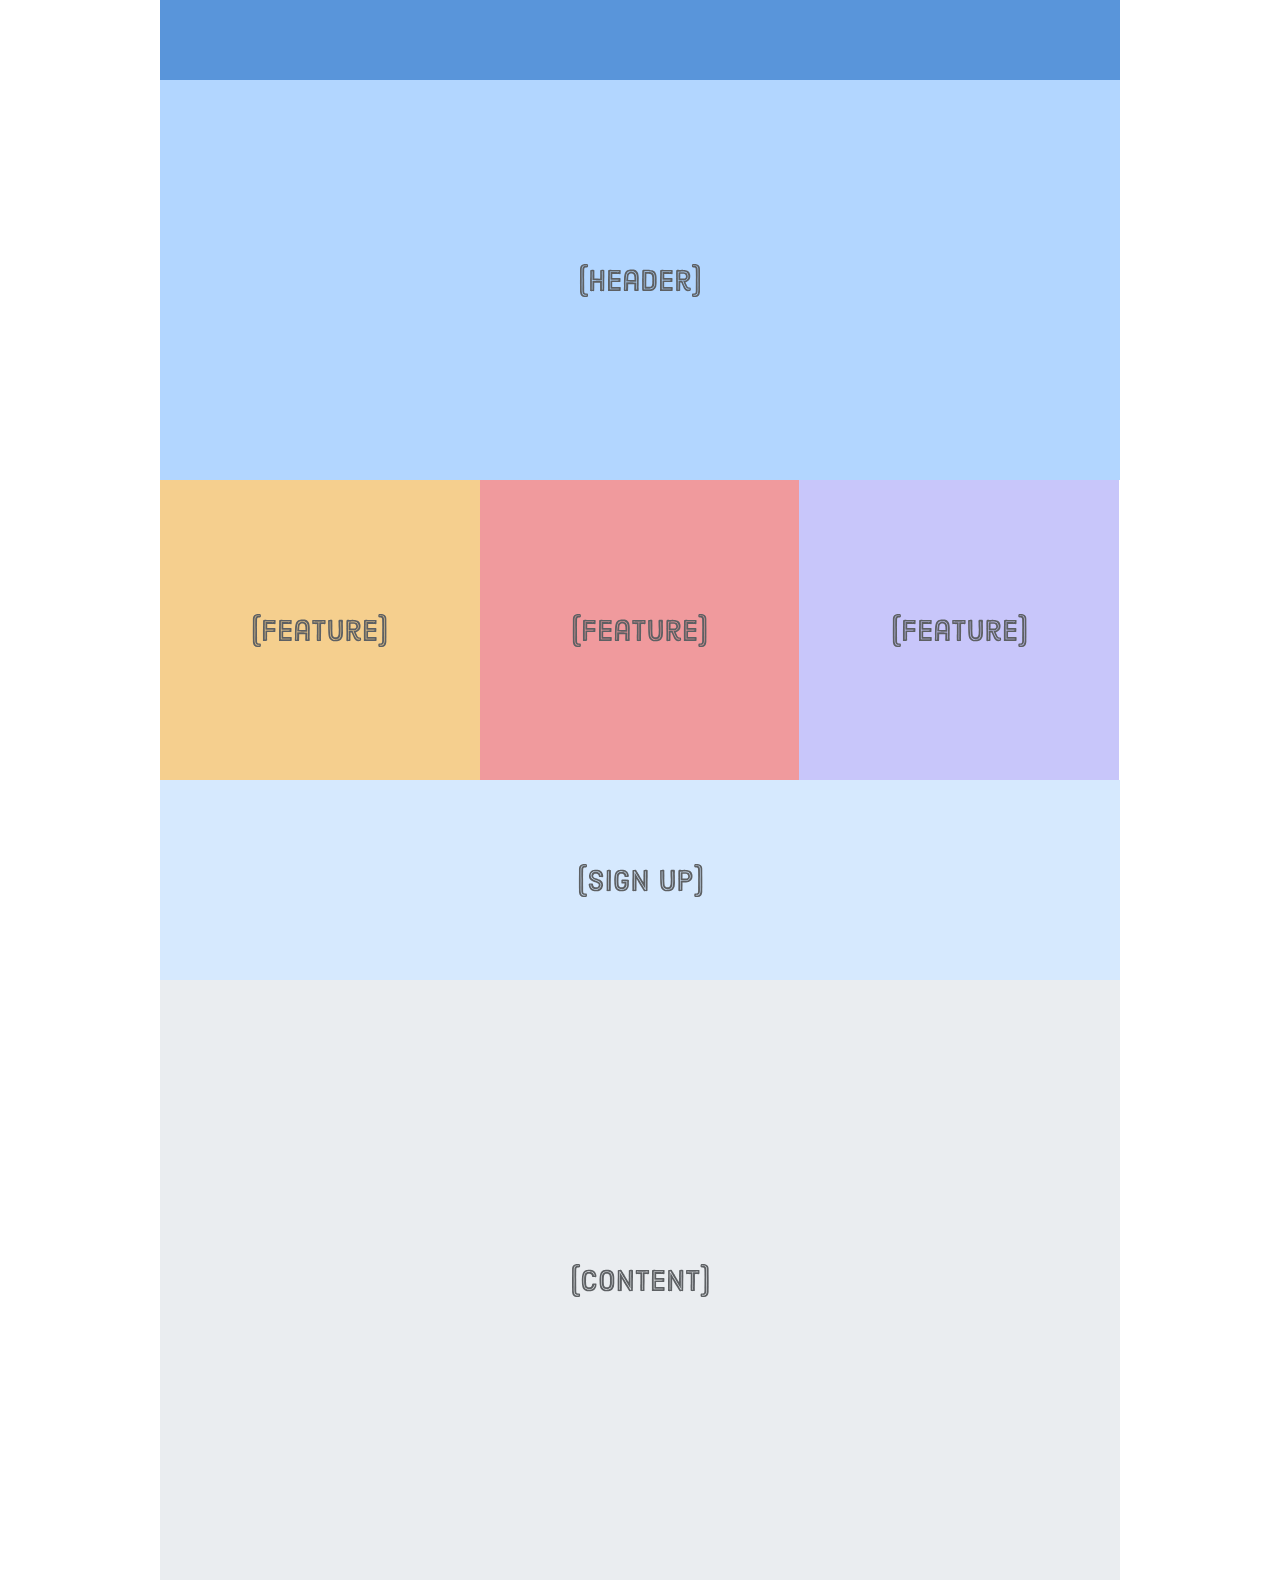
<file: responsive.html>
<!DOCTYPE html>
<html lang='en'>
  <head>
      <meta name='viewport'
      content='width=device-width, initial-scale=1.0, maximum-scale=1.0' />
    <meta charset='UTF-8'/>
    <title>Responsive Design</title>
    <link rel='stylesheet' href='styles.css'/>
  </head>
  <body>
   <div class='page'>
  <div class='section menu'></div>
  <div class='section header'>
    <img src='images/header.svg'/>
  </div>
  <div class='section content'>
    <img src='images/content.svg'/>
  </div>
  <div class='section sign-up'>
    <img src='images/sign-up.svg'/>
  </div>
  <div class='section feature-1'>
    <img src='images/feature.svg'/>
  </div>
  <div class='section feature-2'>
    <img src='images/feature.svg'/>
  </div>
  <div class='section feature-3'>
    <img src='images/feature.svg'/>
  </div>
</div>
  </body>
</html>
</file>
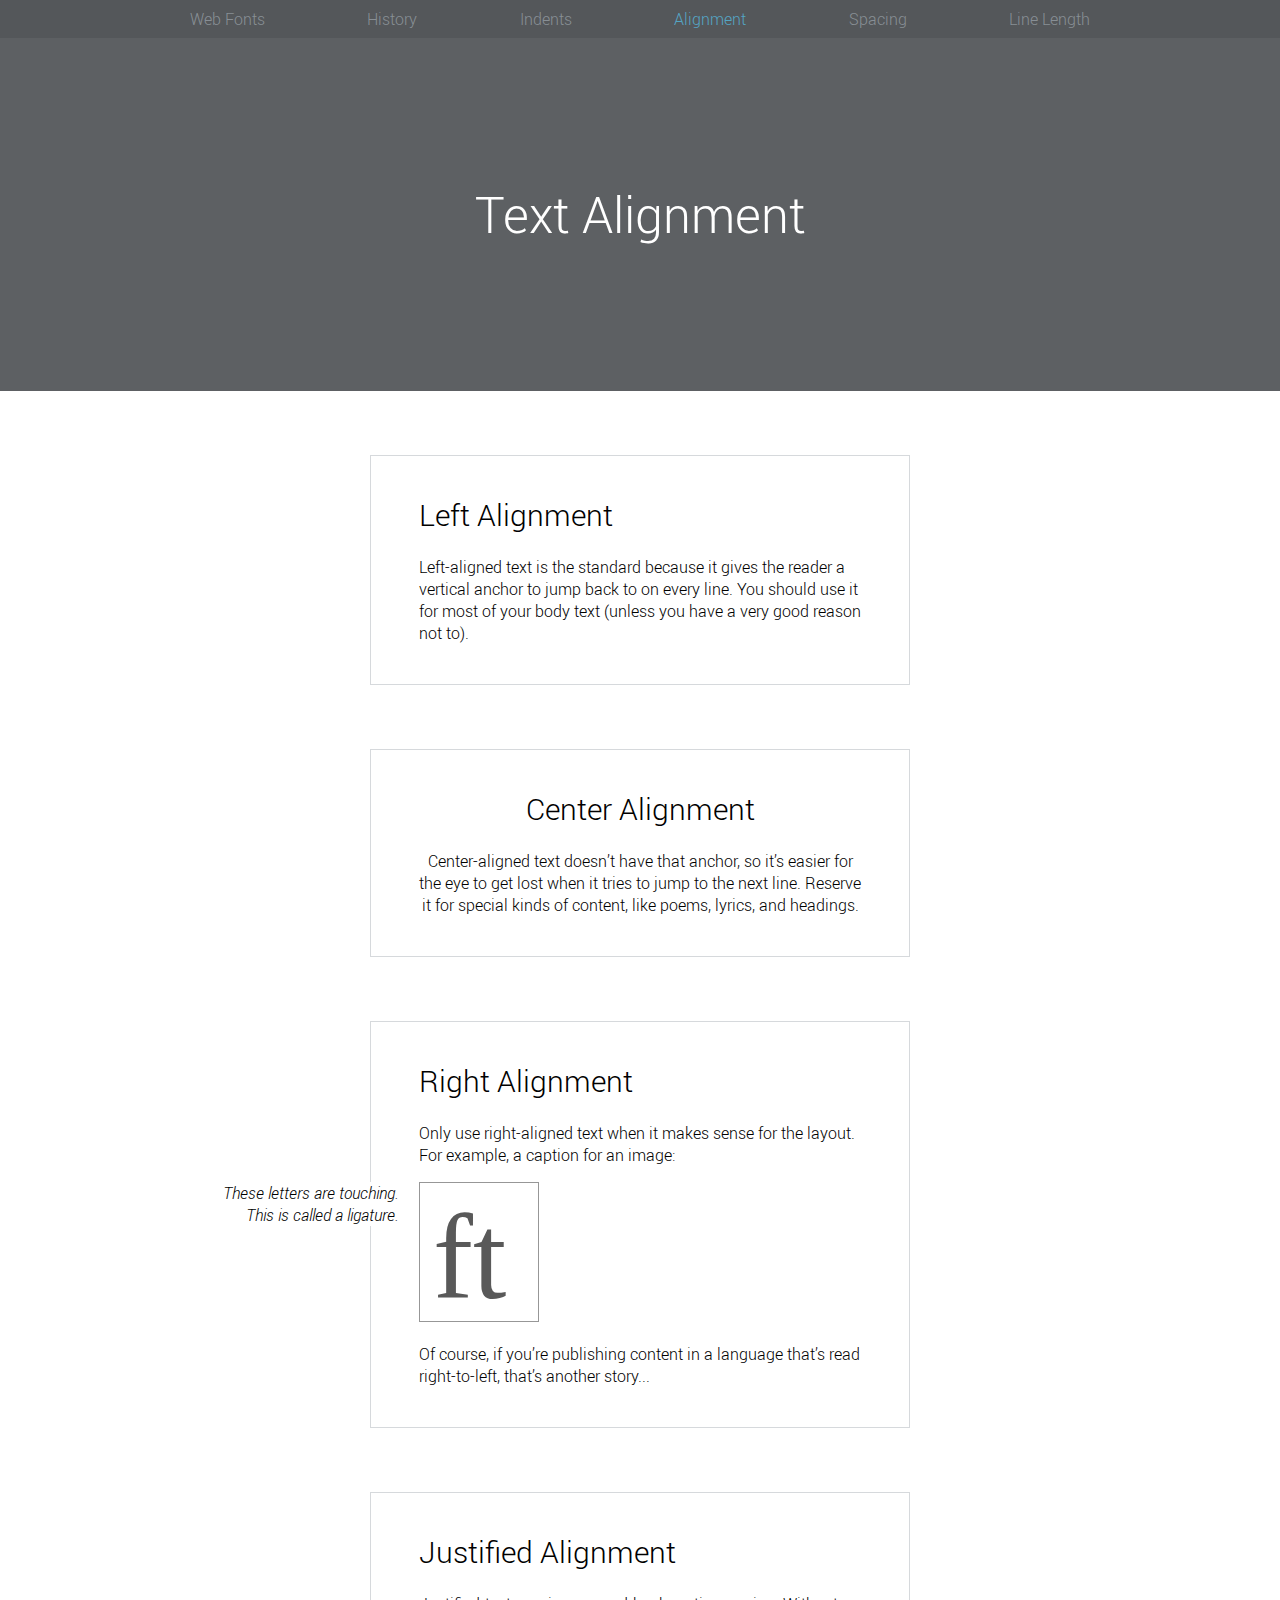
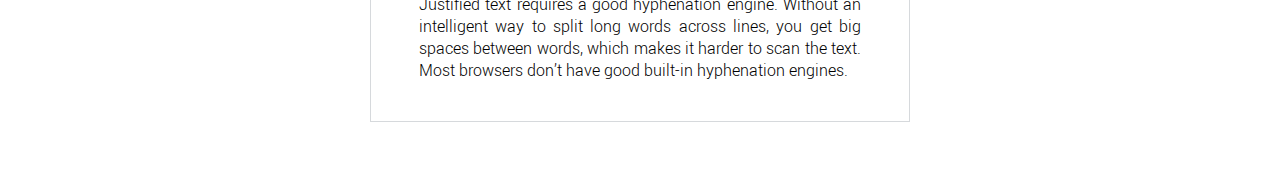
<file: web-typography/alignment.html>
<!DOCTYPE html>
<html lang='en'>
<head>
  <meta charset='UTF-8'/>
  <title>Text Alignment</title>
  <link rel='stylesheet' href='typo.css'/>
    <style>
  .left {
    text-align: left;
  }
        .center {
  text-align: center;
}
        figcaption {
  display: none;
}
@media only screen and (min-width: 900px) {
  figure {
    position: relative;
  }
  figcaption {
    display: block;

    font-style: italic;
    text-align: right;
    background-color: #FFFFFF;

    position: absolute;
    left: -220px;
    width: 200px;
  }
}
        .justify {
  text-align: justify;
}
</style>
</head>
<body>

<header>
  <nav>
    <ul>
      <li><a href='web-fonts.html'>Web Fonts</a></li>
      <li><a href='history.html'>History</a></li>
      <li><a href='indents.html'>Indents</a></li>
      <li class='selected'>Alignment</li>
      <li><a href='spacing.html'>Spacing</a></li>
      <li><a href='line-length.html'>Line Length</a></li>
    </ul>
  </nav>
  <div class='hero'>
    <h1>Text Alignment</h1>
  </div>
</header>

<div class='page'>

  <section class='section section--gray left'>
    <h2>Left Alignment</h2>

    <p>Left-aligned text is the standard because it gives the reader a vertical
    anchor to jump back to on every line. You should use it for most of your body
    text (unless you have a very good reason not to).</p>

  </section>

  <section class='section section--gray center'>
    <h2>Center Alignment</h2>

    <p>Center-aligned text doesn’t have that anchor, so it’s easier for the eye
    to get lost when it tries to jump to the next line. Reserve it for special
    kinds of content, like poems, lyrics, and headings.</p>

  </section>

  <section class='section section--gray'>
    <h2>Right Alignment</h2>

    <p>Only use right-aligned text when it makes sense for the layout. For
    example, a caption for an image:</p>

    <figure>
      <figcaption>These letters are touching. This is called a
      ligature.</figcaption>
      <img src='ligature.svg'/>
    </figure>

    <p>Of course, if you’re publishing content in a language that’s read
    right-to-left, that’s another story...</p>

  </section>

  <section class='section section--gray justify'>

    <h2>Justified Alignment</h2>

    <p>Justified text requires a good hyphenation engine. Without an intelligent
    way to split long words across lines, you get big spaces between words, which
    makes it harder to scan the text. Most browsers don’t have good built-in
    hyphenation engines.</p>
    
  </section>

</div>

</body>
</html>
</file>
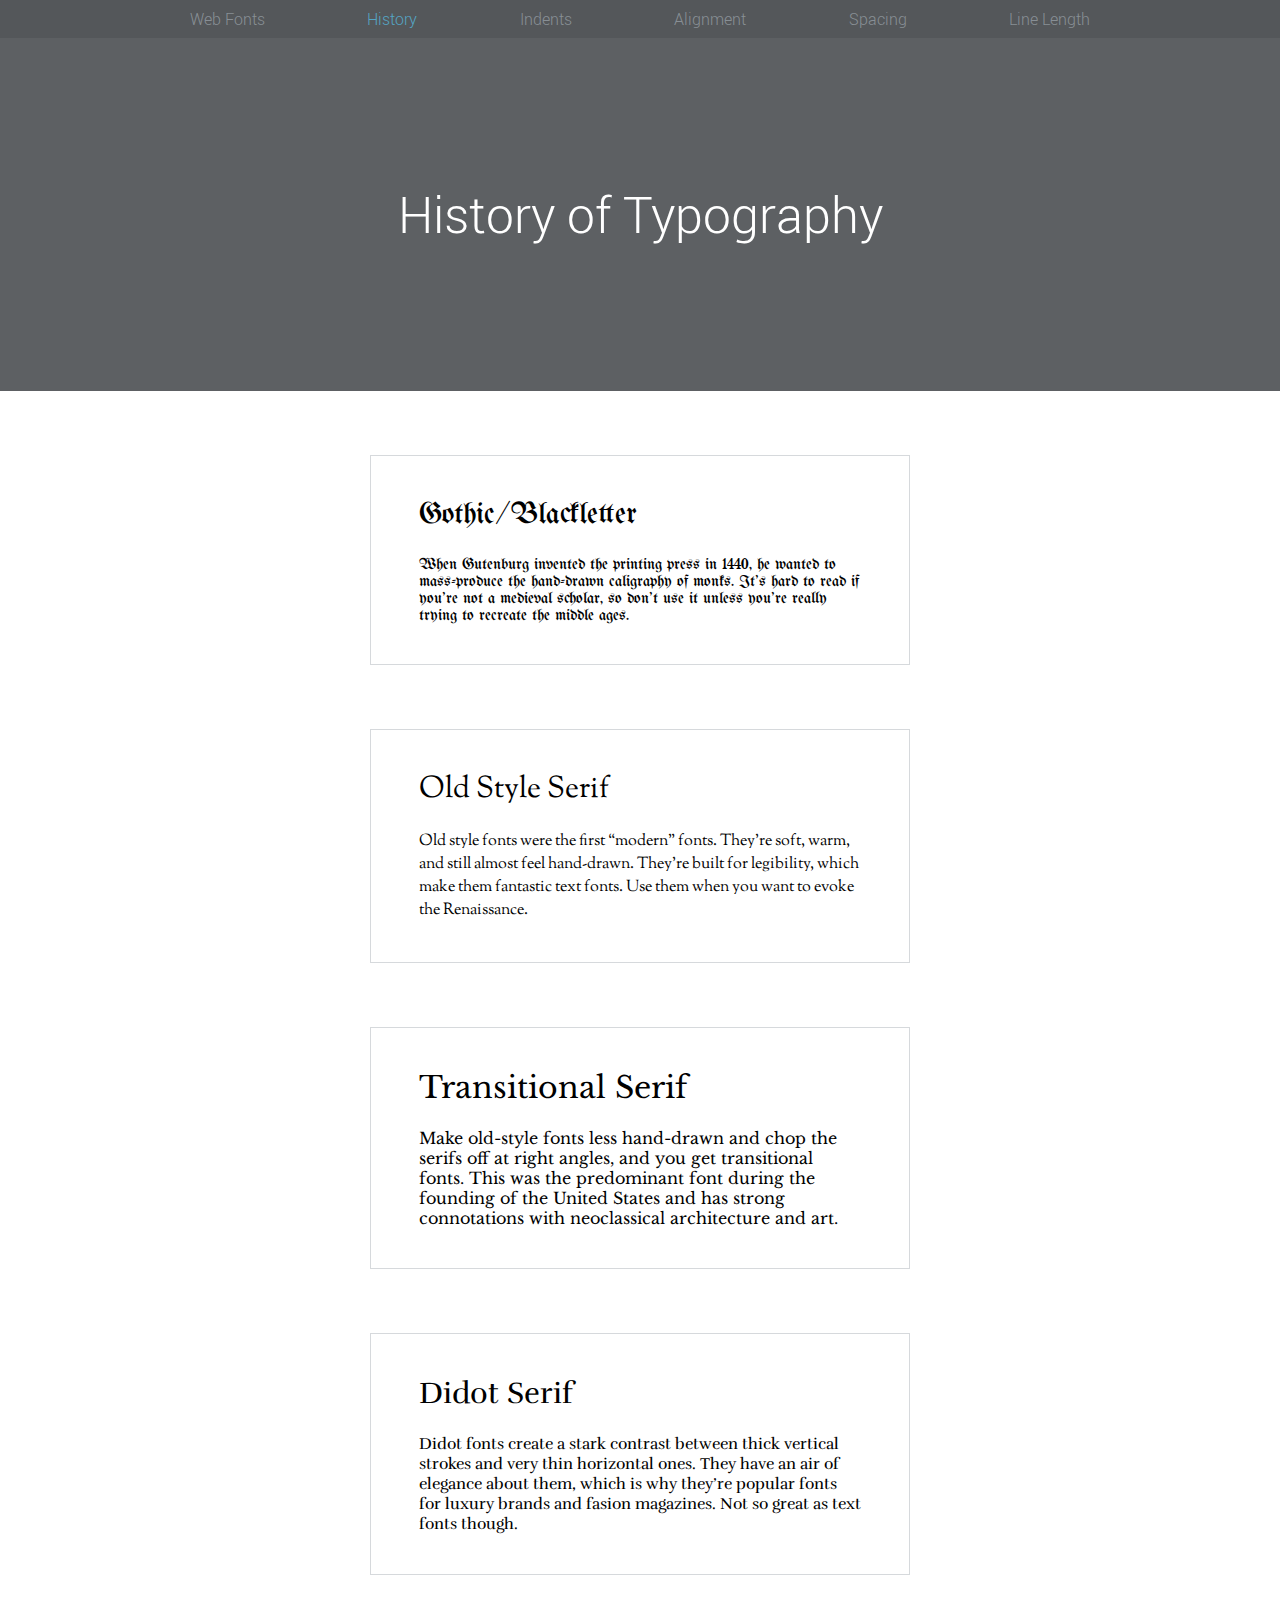
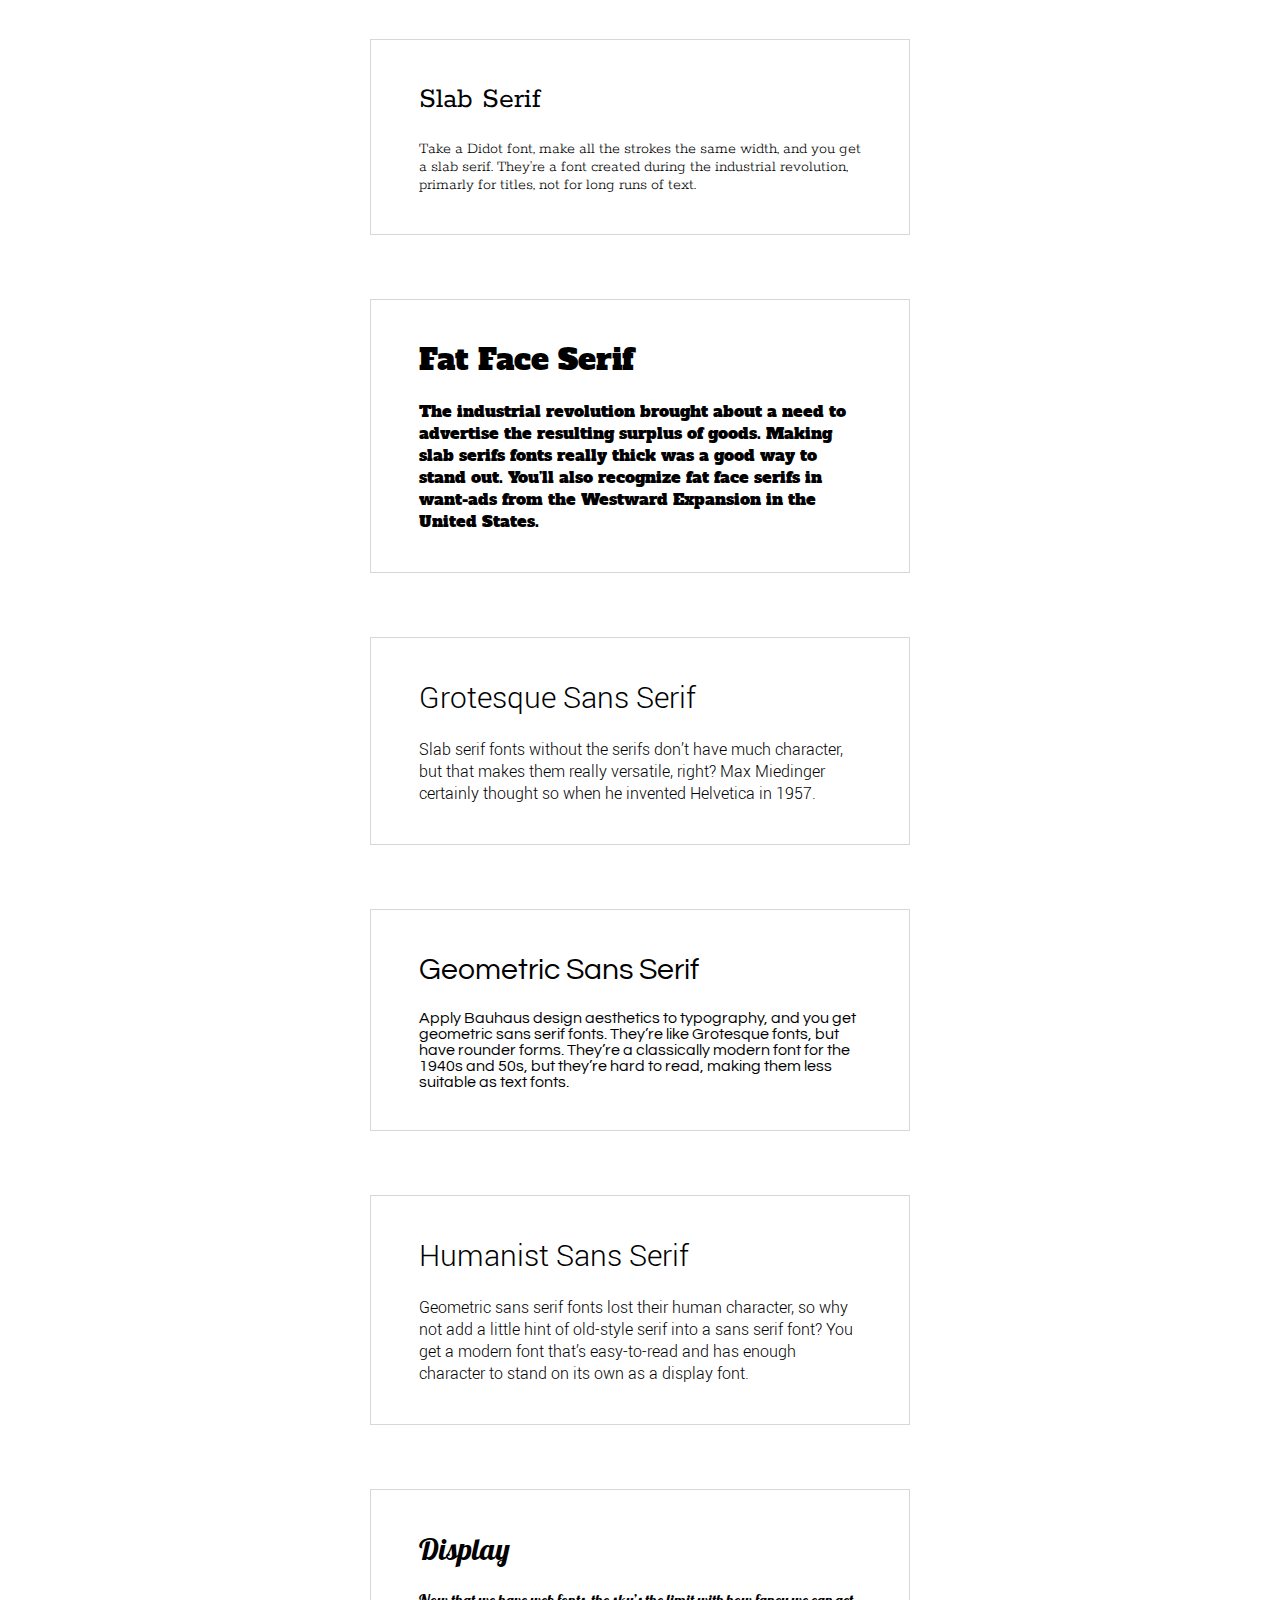
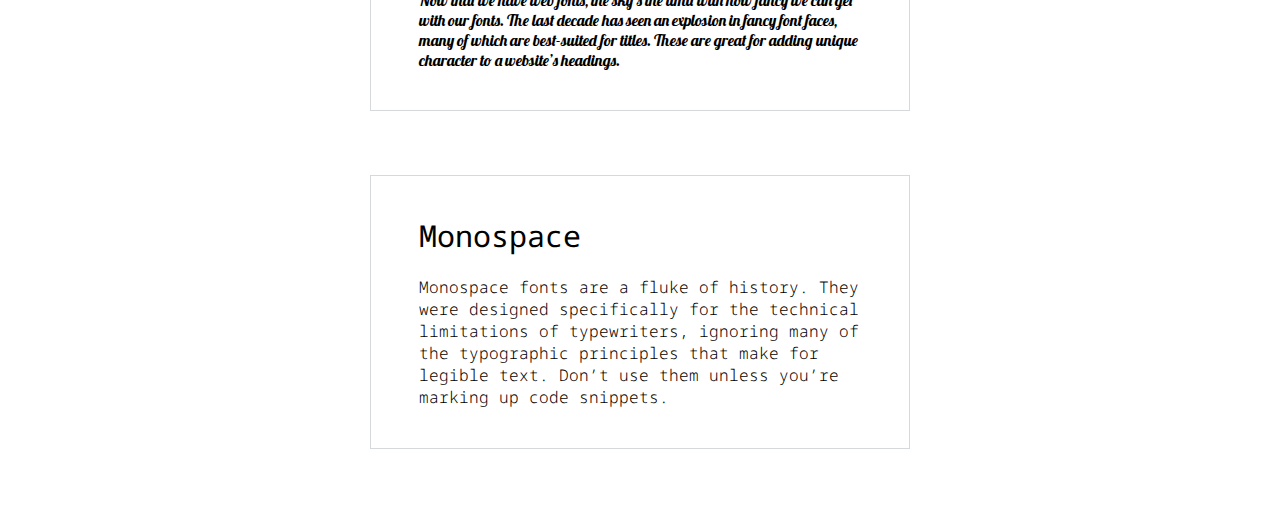
<file: web-typography/history.html>
<!DOCTYPE html>
<html lang='en'>
<head>
  <meta charset='UTF-8'/>
  <title>History of Typography</title>
    <link href="https://fonts.googleapis.com/css?family=Alfa+Slab+One|Droid+Sans+Mono|Lato|Libre+Baskerville|Lobster|Questrial|Rokkitt|Rufina|Sorts+Mill+Goudy|UnifrakturMaguntia" rel="stylesheet">
  <link rel='stylesheet' href='typo.css'/>
    <style>
  .blackletter {
    font-family: 'UnifrakturMaguntia', cursive;
  }
        .old-style {
  font-family: 'Sorts Mill Goudy', serif;
}
.transitional {
  font-family: 'Libre Baskerville', serif;
}
.didot {
  font-family: 'Rufina', serif;
}
.slab {
  font-family: 'Rokkitt', serif;
}
.fat-face {
  font-family: 'Alfa Slab One', cursive;
}
.grotesque {
  font-family: 'Roboto', sans-serif;
}
.geometric {
  font-family: 'Questrial', sans-serif;
}
.humanist {
  font-family: 'Lato', sans-serif;
}
.display {
  font-family: 'Lobster', cursive;
}
.monospace {
  font-family: 'Droid Sans Mono', monospace;
}
</style>
</head>
<body>

  <header>
    <nav>
      <ul>
        <li><a href='web-fonts.html'>Web Fonts</a></li>
        <li class='selected'>History</li>
        <li><a href='indents.html'>Indents</a></li>
        <li><a href='alignment.html'>Alignment</a></li>
        <li><a href='spacing.html'>Spacing</a></li>
        <li><a href='line-length.html'>Line Length</a></li>
      </ul>
    </nav>
    <div class='hero'>
      <h1>History of Typography</h1>
    </div>
  </header>

  <div class='page'>

    <section class='section section--gray blackletter'>
      <h2>Gothic/Blackletter</h2>

      <p>When Gutenburg invented the printing press in 1440, he wanted to
      mass-produce the hand-drawn caligraphy of monks. It’s hard to read if
      you’re not a medieval scholar, so don’t use it unless you’re really trying
      to recreate the middle ages.</p>

    </section>

    <section class='section section--gray old-style'>
      <h2>Old Style Serif</h2>

      <p>Old style fonts were the first “modern” fonts. They’re soft, warm, and
      still almost feel hand-drawn. They’re built for legibility, which make them
      fantastic text fonts. Use them when you want to evoke the Renaissance.</p>
    </section>

    <section class='section section--gray transitional'>
      <h2>Transitional Serif</h2>

      <p>Make old-style fonts less hand-drawn and chop the serifs off at right
      angles, and you get transitional fonts. This was the predominant font
      during the founding of the United States and has strong connotations with
      neoclassical architecture and art.</p>
    </section>


    <section class='section section--gray didot'>
      <h2>Didot Serif</h2>

      <p>Didot fonts create a stark contrast between thick vertical strokes and
      very thin horizontal ones. They have an air of elegance about them, which
      is why they’re popular fonts for luxury brands and fasion magazines. Not so
      great as text fonts though.</p>
    </section>


    <section class='section section--gray slab'>
      <h2>Slab Serif</h2>

      <p>Take a Didot font, make all the strokes the same width, and you get a
      slab serif. They’re a font created during the industrial revolution,
      primarly for titles, not for long runs of text.</p>
    </section>


    <section class='section section--gray fat-face'>
      <h2>Fat Face Serif</h2>

      <p>The industrial revolution brought about a need to advertise the
      resulting surplus of goods. Making slab serifs fonts really thick was a
      good way to stand out. You’ll also recognize fat face serifs in want-ads
      from the Westward Expansion in the United States.</p>

    </section>

    <section class='section section--gray grotesque'>
      <h2>Grotesque Sans Serif</h2>

      <p>Slab serif fonts without the serifs don’t have much character, but that
      makes them really versatile, right? Max Miedinger certainly thought so when
      he invented Helvetica in 1957.</p>

    </section>

    <section class='section section--gray geometric'>
      <h2>Geometric Sans Serif</h2>

      <p>Apply Bauhaus design aesthetics to typography, and you get geometric
      sans serif fonts. They’re like Grotesque fonts, but have rounder forms.
      They’re a classically modern font for the 1940s and 50s, but they’re hard
      to read, making them less suitable as text fonts.</p>

    </section>

    <section class='section section--gray humansit'>
      <h2>Humanist Sans Serif</h2>

      <p>Geometric sans serif fonts lost their human character, so why not add a
      little hint of old-style serif into a sans serif font? You get a modern
      font that’s easy-to-read and has enough character to stand on its own as a
      display font.</p>

    </section>

    <section class='section section--gray display'>
      <h2>Display</h2>

      <p>Now that we have web fonts, the sky’s the limit with how fancy we can
      get with our fonts. The last decade has seen an explosion in fancy font
      faces, many of which are best-suited for titles. These are great for adding
      unique character to a website’s headings.</p>

    </section>

    <section class='section section--gray monospace'>
      <h2>Monospace</h2>

      <p>Monospace fonts are a fluke of history. They were designed specifically
      for the technical limitations of typewriters, ignoring many of the
      typographic principles that make for legible text. Don’t use them unless
      you’re marking up code snippets.</p>

    </section>

  </div>

</body>
</html>
</file>
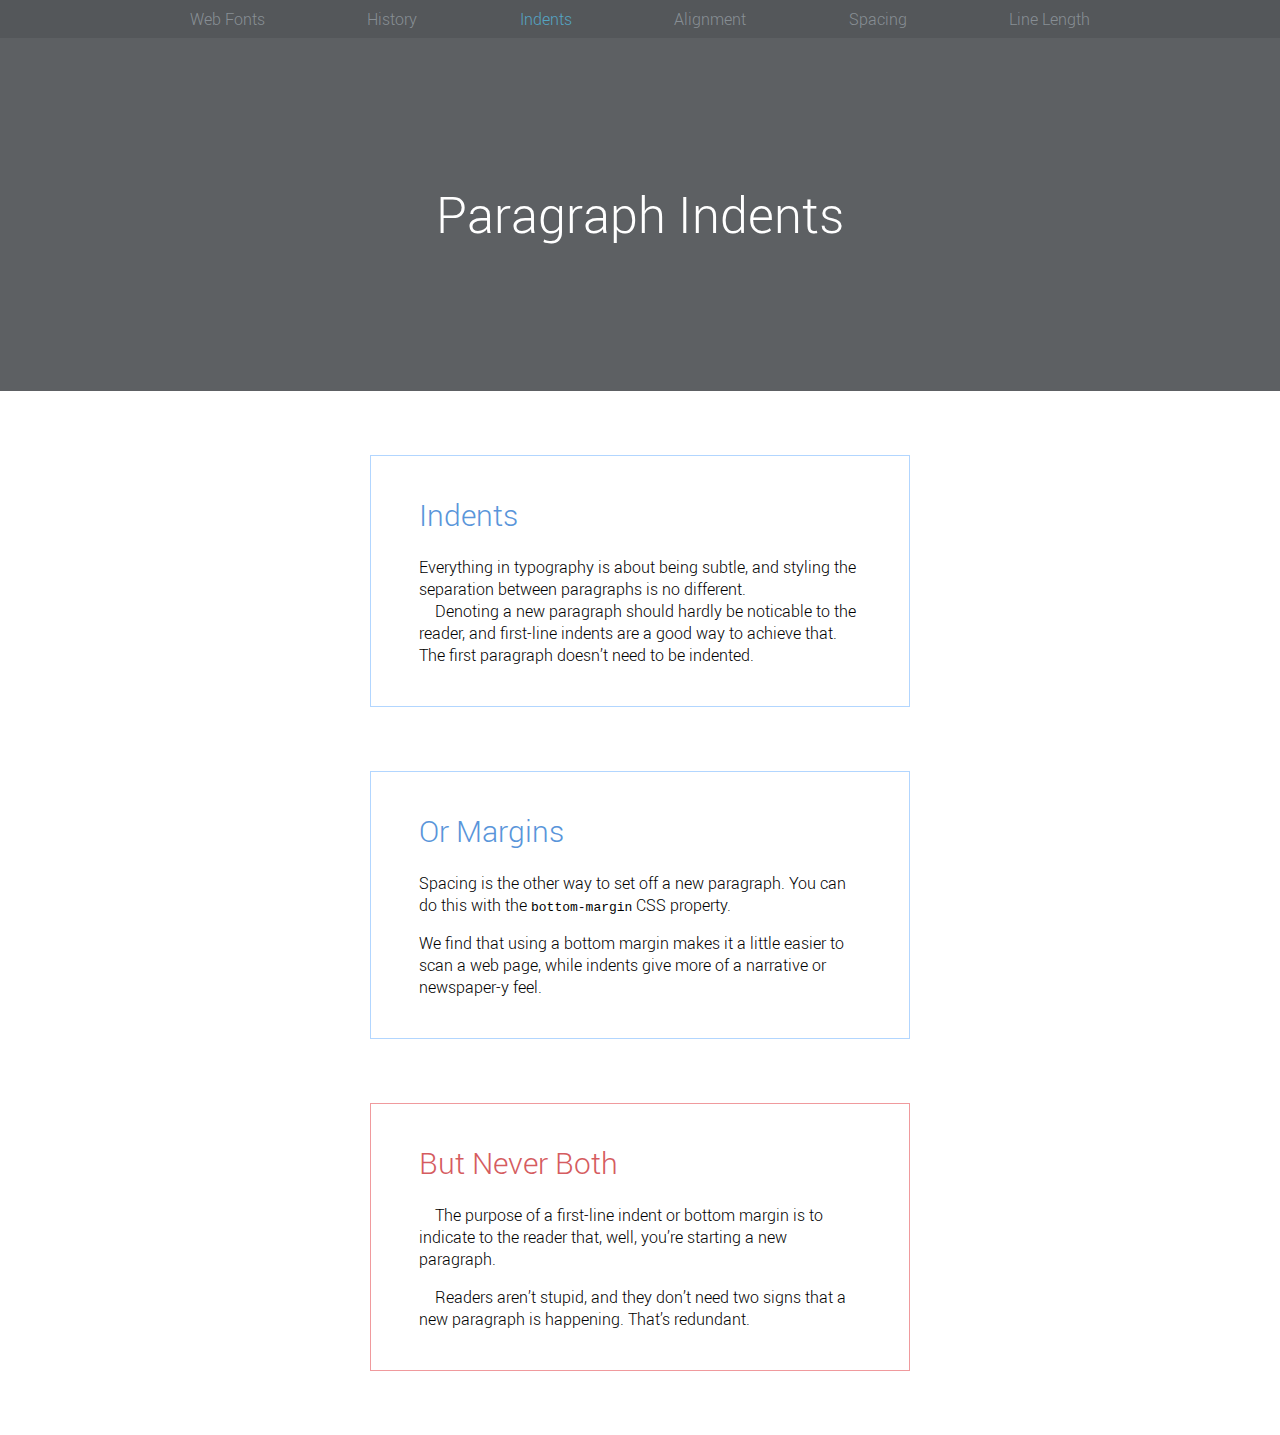
<file: web-typography/indents.html>
<!DOCTYPE html>
<html lang='en'>
<head>
  <meta charset='UTF-8'/>
  <title>Paragraph Indents</title>
  <link rel='stylesheet' href='typo.css'/>
    <style>
  .paragraph-indent p {
    text-indent: 1em;
    margin-bottom: 0;
  }
  .paragraph-indent p:first-of-type {
    text-indent: 0;
  }
        .never-both p {
  text-indent: 1em;
  margin-bottom: 1em;
}
</style>
</head>
<body>

  <header>
    <nav>
      <ul>
        <li><a href='web-fonts.html'>Web Fonts</a></li>
        <li><a href='history.html'>History</a></li>
        <li class='selected'>Indents</li>
        <li><a href='alignment.html'>Alignment</a></li>
        <li><a href='spacing.html'>Spacing</a></li>
        <li><a href='line-length.html'>Line Length</a></li>
      </ul>
    </nav>
    <div class='hero'>
      <h1>Paragraph Indents</h1>
    </div>
  </header>

  <div class='page'>

    <section class='section section--blue paragraph-indent'>
      <h2>Indents</h2>

      <p>Everything in typography is about being subtle, and styling the separation
      between paragraphs is no different.</p>

	  <p>Denoting a new paragraph should hardly be noticable to the reader, and
	  first-line indents are a good way to achieve that. The first paragraph
	  doesn’t need to be indented.</p>

    </section>

    <section class='section section--blue'>
      <h2>Or Margins</h2>

      <p>Spacing is the other way to set off a new paragraph. You can do this with
      the <code>bottom-margin</code> CSS property.</p>

      <p>We find that using a bottom margin makes it a little easier to scan a web
      page, while indents give more of a narrative or newspaper-y feel.</p>
    </section>

    <section class='section section--red never-both'>
      <h2>But Never Both</h2>

      <p>The purpose of a first-line indent or bottom margin is to indicate to the
      reader that, well, you’re starting a new paragraph.</p>

      <p>Readers aren’t stupid, and they don’t need two signs that a new paragraph is happening. That’s redundant.</p>

    </section>

  </div>

</body>
</html>
</file>
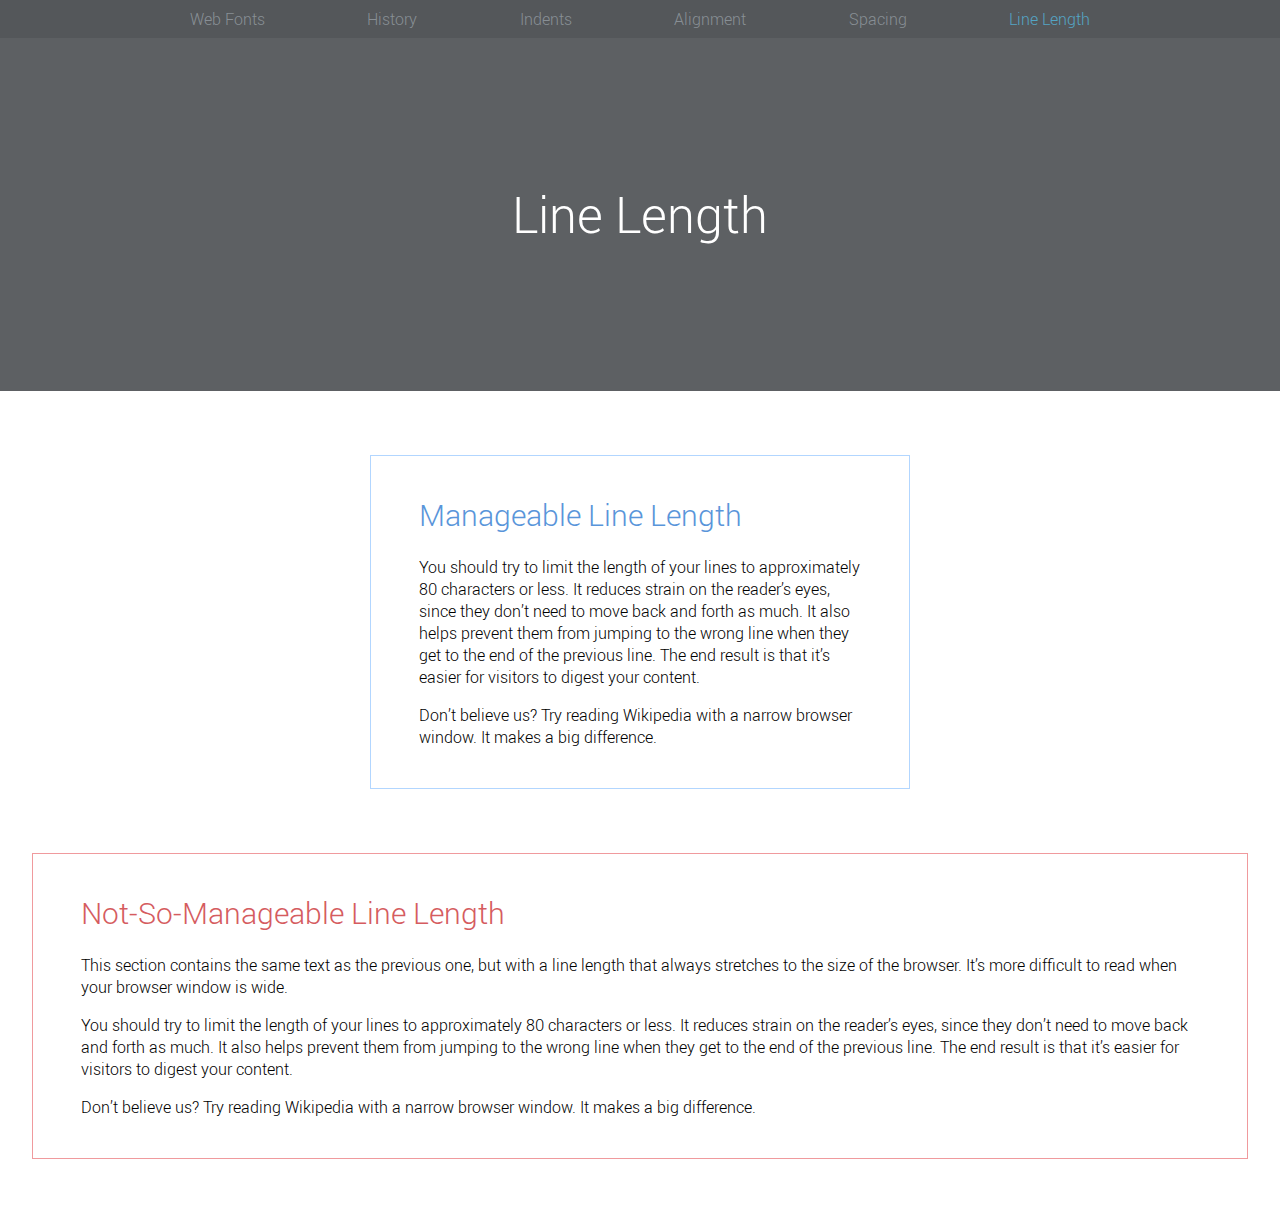
<file: web-typography/line-length.html>
<!DOCTYPE html>
<html lang='en'>
<head>
  <meta charset='UTF-8'/>
  <title>Line Length</title>
  <link rel='stylesheet' href='typo.css'/>
    <style>
  @media only screen and (min-width: 580px) {
    .not-so-manageable {
      max-width: 100%;
      margin-left: 2em;
      margin-right: 2em;
    }
  }
</style>
</head>
<body>

  <header>
    <nav>
      <ul>
        <li><a href='web-fonts.html'>Web Fonts</a></li>
        <li><a href='history.html'>History</a></li>
        <li><a href='indents.html'>Indents</a></li>
        <li><a href='alignment.html'>Alignment</a></li>
        <li><a href='spacing.html'>Spacing</a></li>
        <li class='selected'>Line Length</li>
      </ul>
    </nav>
    <div class='hero'>
      <h1>Line Length</h1>
    </div>
  </header>

  <div class='page'>

    <section class='section section--blue'>
      <h2>Manageable Line Length</h2>

      <p>You should try to limit the length of your lines to approximately 80
      characters or less. It reduces strain on the reader’s eyes, since they don’t
      need to move back and forth as much. It also helps prevent them from jumping
      to the wrong line when they get to the end of the previous line. The end
      result is that it’s easier for visitors to digest your content.</p>

      <p>Don’t believe us? Try reading Wikipedia with a narrow browser window. It
      makes a big difference.</p>

    </section>

    <section class='section section--red not-so-manageable'>
      <h2>Not-So-Manageable Line Length</h2>

      <p>This section contains the same text as the previous one, but with a line
      length that always stretches to the size of the browser. It’s more difficult
      to read when your browser window is wide.</p>

      <p>You should try to limit the length of your lines to approximately 80
      characters or less. It reduces strain on the reader’s eyes, since they don’t
      need to move back and forth as much. It also helps prevent them from jumping
      to the wrong line when they get to the end of the previous line. The end
      result is that it’s easier for visitors to digest your content.</p>

      <p>Don’t believe us? Try reading Wikipedia with a narrow browser window. It
      makes a big difference.</p>

    </section>

  </div>

</body>
</html>
</file>
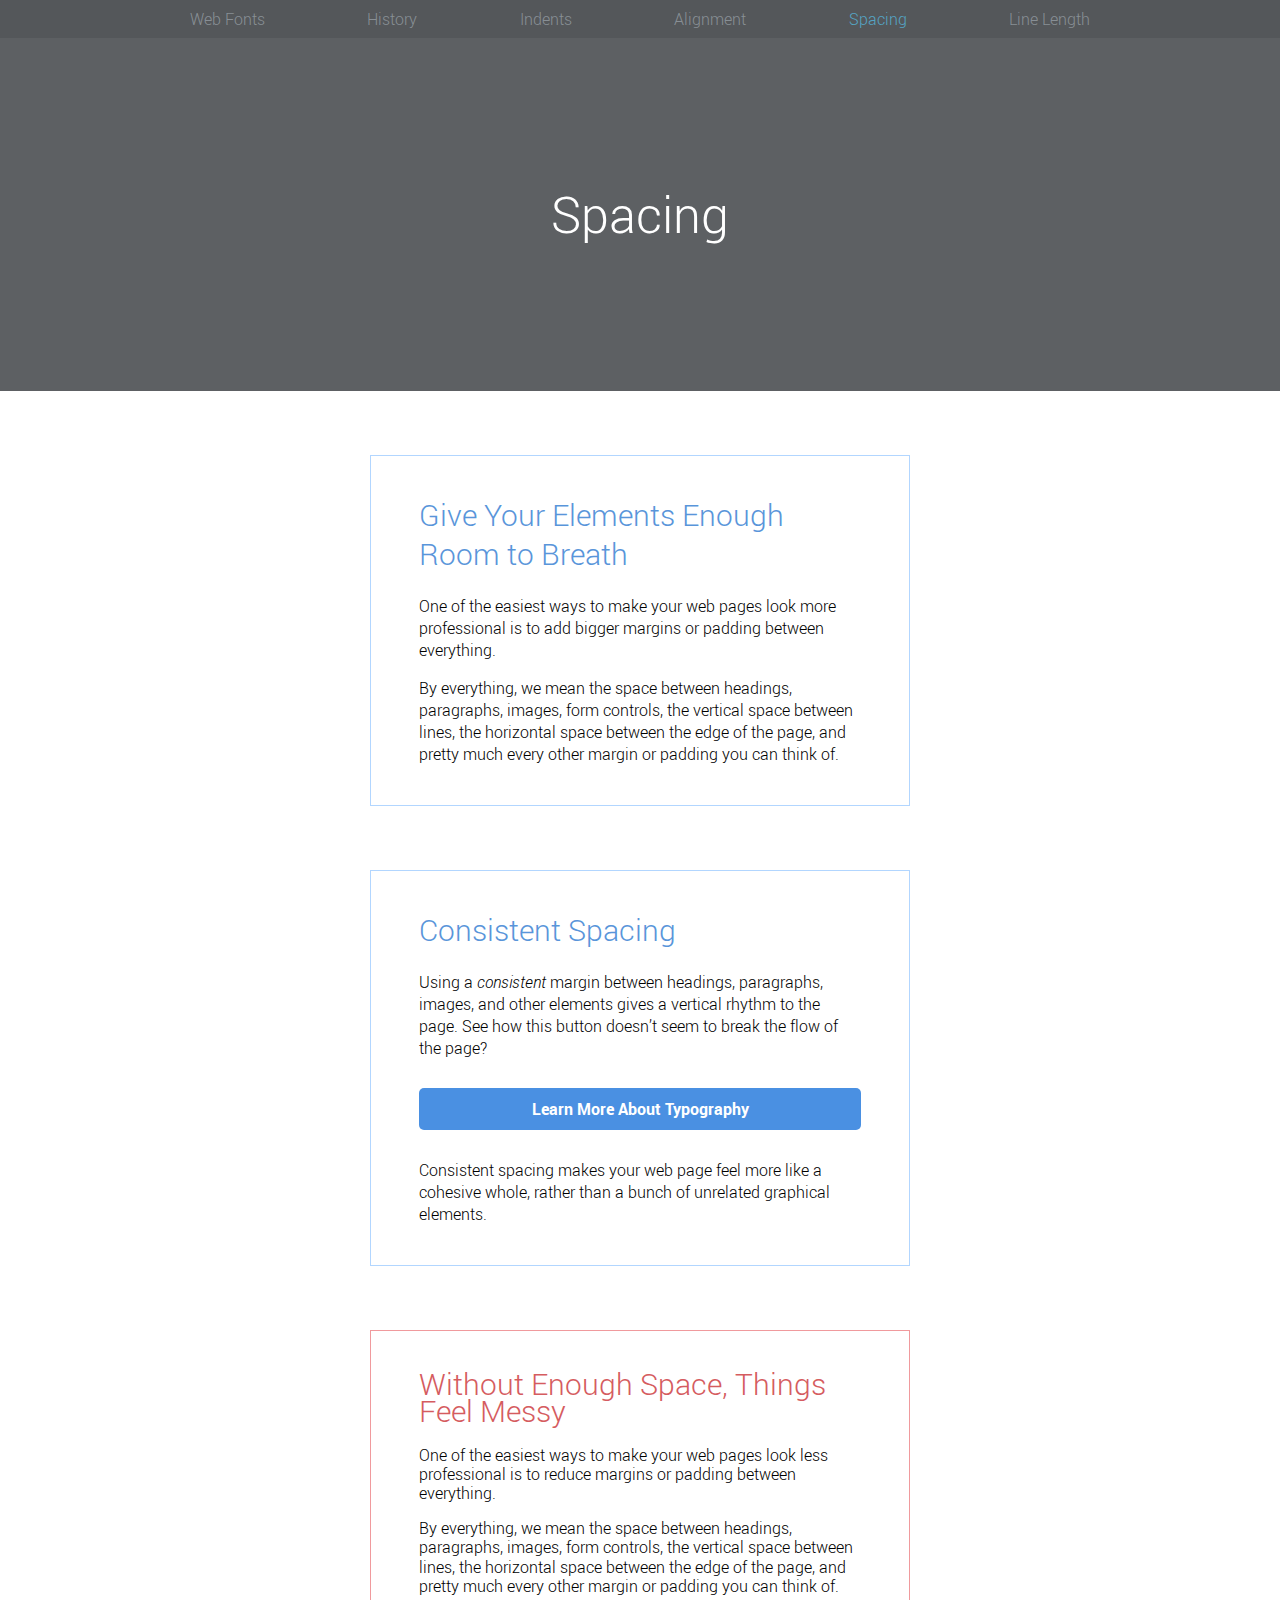
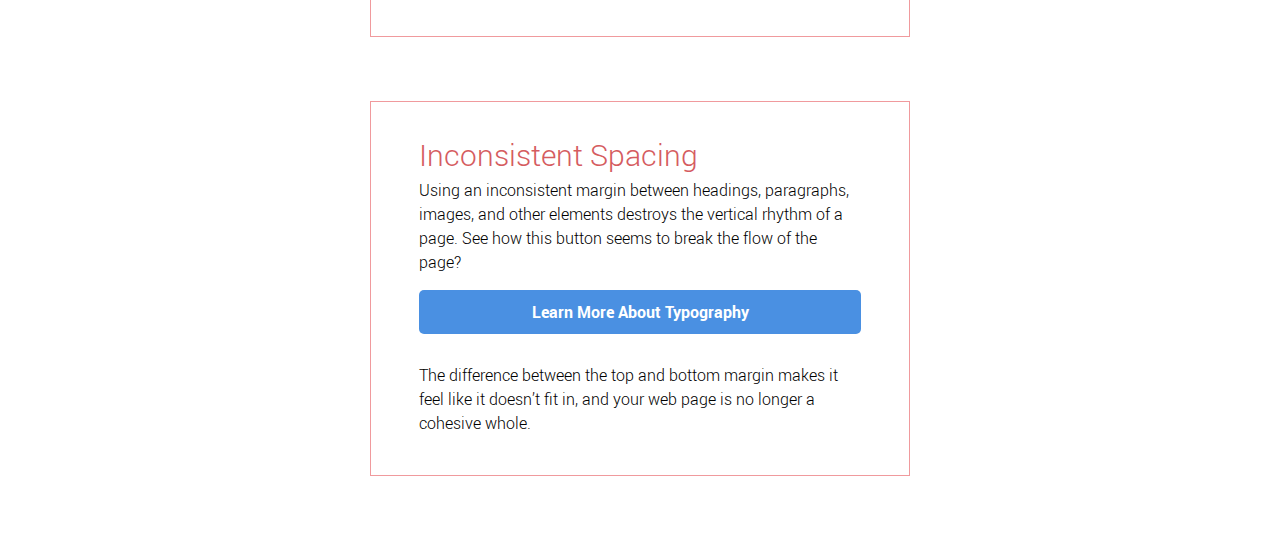
<file: web-typography/spacing.html>
<!DOCTYPE html>
<html lang='en'>
<head>
  <meta charset='UTF-8'/>
  <title>Spacing</title>
  <link rel='stylesheet' href='typo.css'/>
    <style>
  .messy {
    line-height: 1.2em;
  }
  .messy h2 {
    line-height: .9em;
  }
  .messy:last-of-type {
    line-height: 1.5em;
  }
  .messy:last-of-type h2 {
    margin-bottom: .3em;
  }
  .messy .button:link,
  .messy .button:visited {
    margin-top: 0;
  }
</style>
</head>
<body>

  <header>
    <nav>
      <ul>
        <li><a href='web-fonts.html'>Web Fonts</a></li>
        <li><a href='history.html'>History</a></li>
        <li><a href='indents.html'>Indents</a></li>
        <li><a href='alignment.html'>Alignment</a></li>
        <li class='selected'>Spacing</li>
        <li><a href='line-length.html'>Line Length</a></li>
      </ul>
    </nav>
    <div class='hero'>
      <h1>Spacing</h1>
    </div>
  </header>

  <div class='page'>

    <section class='section section--blue'>
      <h2>Give Your Elements Enough Room to Breath</h2>

      <p>One of the easiest ways to make your web pages look more professional is
      to add bigger margins or padding between everything.</p>

      <p>By everything, we mean the space between headings, paragraphs, images,
      form controls, the vertical space between lines, the horizontal space between
      the edge of the page, and pretty much every other margin or padding you can
      think of.</p>
    </section>

    <section class='section section--blue'>
      <h2>Consistent Spacing</h2>

      <p>Using a <em>consistent</em> margin between headings, paragraphs, images,
      and other elements gives a vertical rhythm to the page. See how this button
      doesn’t seem to break the flow of the page?</p>

      <a class='button' href='#'>Learn More About Typography</a>

      <p>Consistent spacing makes your web page feel more like a cohesive whole,
      rather than a bunch of unrelated graphical elements.</p>

    </section>

    <section class='section section--red messy'>
      <h2>Without Enough Space, Things Feel Messy</h2>

      <p>One of the easiest ways to make your web pages look less professional is
      to reduce margins or padding between everything.</p>

      <p>By everything, we mean the space between headings, paragraphs, images,
      form controls, the vertical space between lines, the horizontal space between
      the edge of the page, and pretty much every other margin or padding you can
      think of.</p>
    </section>

    <section class='section section--red messy'>
      <h2>Inconsistent Spacing</h2>

      <p>Using an inconsistent margin between headings, paragraphs, images, and
      other elements destroys the vertical rhythm of a page. See how this button
      seems to break the flow of the page?</p>

      <a class='button' href='#'>Learn More About Typography</a>

      <p>The difference between the top and bottom margin makes it feel like it
      doesn’t fit in, and your web page is no longer a cohesive whole.</p>

    </section>



  </div>

</body>
</html>
</file>
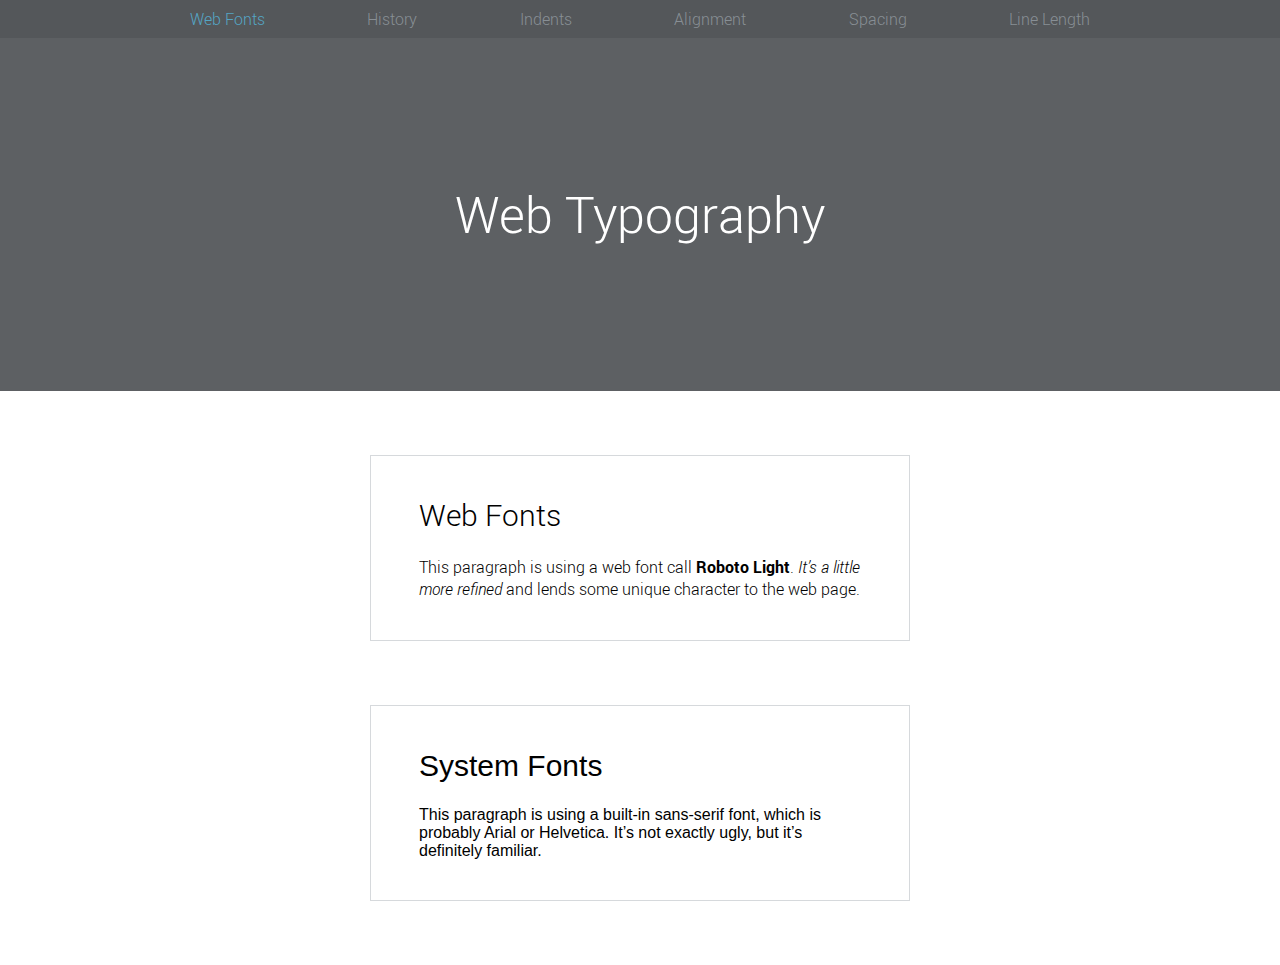
<file: web-typography/web-fonts.html>
<!DOCTYPE html>
<html lang='en'>
<head>
  <meta charset='UTF-8'/>
  <title>Web Typography</title>
  <link rel='stylesheet' href='typo.css'/>
    <style>
  .system-fonts {
    font-family: sans-serif;
  }
</style>
</head>
<body>

  <header>
    <nav>
    <ul>
      <li class='selected'>Web Fonts</li>
      <li><a href='history.html'>History</a></li>
      <li><a href='indents.html'>Indents</a></li>
      <li><a href='alignment.html'>Alignment</a></li>
      <li><a href='spacing.html'>Spacing</a></li>
      <li><a href='line-length.html'>Line Length</a></li>
    </ul>
    </nav>
    <div class='hero'>
      <h1>Web Typography</h1>
    </div>
  </header>

  <div class='page'>

    <section class='section section--gray'>
      <h2>Web Fonts</h2>

	  <p>This paragraph is using a web font call <strong>Roboto Light</strong>. <em>It’s a little
	  more refined</em> and lends some unique character to the web page.</p>
	</section>

    <section class='section section--gray system-fonts'>
      <h2>System Fonts</h2>

      <p>This paragraph is using a built-in sans-serif font, which is probably
      Arial or Helvetica. It’s not exactly ugly, but it’s definitely familiar.</p>
    </section>

  </div>

</body>
</html>
</file>
<file: styles.css>
* {
  margin: 0;
  padding: 0;
  box-sizing: border-box;
}

.page {
  display: flex;
  flex-wrap: wrap;
}

.section {
  width: 100%;
  height: 300px;
  display: flex;
  justify-content: center;
  align-items: center;
}

.menu {
  background-color: #5995DA;
  height: 80px;
}

.header {
  background-color: #B2D6FF;
}

.content {
  background-color: #EAEDF0;
  height: 600px;
}

.sign-up {
  background-color: #D6E9FE;
}

.feature-1 {
  background-color: #F5CF8E;
}

.feature-2 {
  background-color: #F09A9D;
}

.feature-3 {
  background-color: #C8C6FA;
}

/* Mobile Styles */
@media only screen and (max-width: 400px) {
  body {
    background-color: #F09A9D; /* Red */
  }
}

/* Tablet Styles */
@media only screen and (min-width: 401px) and (max-width: 960px) {
  .sign-up,
  .feature-1,
  .feature-2,
  .feature-3 {
    width: 50%;
  }
}

/* Desktop Styles */
@media only screen and (min-width: 961px) {
    .sign-up {
  height: 200px;
  order: 1;
}
.content {
  order: 2;
}
  .page {
    width: 960px;
    margin: 0 auto;
  }
  .feature-1,
  .feature-2,
  .feature-3 {
    width: 33.3%;
  }
  .header {
    height: 400px;
  }
}
</file>
<file: web-typography/typo.css>
* {
  margin: 0;
  padding: 0;
  box-sizing: border-box;
}

body {
  font-family: 'Roboto', sans-serif;
    font-weight: 300;}



h1, h2, h3, h4, h5, h6 {
  line-height: 1.3em;
  font-weight: normal;
  font-style: normal;
}


header {
  text-align: center;
  color: #FFF;
}

nav {
  background-color: #54575A;
}

nav ul {
  display: flex;
  justify-content: space-between;
  flex-wrap: wrap;

  width: 100%;
  max-width: 900px;
  margin: 0 auto;
}

nav li {
  list-style-type: none;

  width: 50%;
  padding-top: .5em;
  padding-bottom: .5em;

  border-top: 1px solid #888F95;
}

nav li:nth-of-type(1),
nav li:nth-of-type(2) {
  border-top: none;
}

nav li:nth-of-type(2n) {
  border-left: 1px solid #888F95;
}

nav li.selected {
  color: #54A5C4;
}

nav a:link,
nav a:visited {
  color: #888F95;
  text-decoration: none;
}

nav a:hover,
nav a:visited:hover,
nav a:active,
nav a:visited:active {
  color: #54A5C4;
  text-decoration: underline;
}


.hero {
  padding-top: 9em;
  padding-bottom: 9em;
  background-color: #5D6063;
}

.hero h1 {
  font-size: 50px;
}


.section {
  padding: 4em 1em;

  margin: 0 auto;
  max-width: 540px;
}

.section h2 {
  font-size: 30px;
  margin-bottom: .7em;
}

.section--gray {
  border-top: 1px solid #D6D9DC;
}

.section--blue {
  border-top: 1px solid #B2D6FF;
}

.section--blue h2 {
  color: #5995DA;
}

.section--red {
  border-top: 1px solid #F09A9D;
}

.section--red h2 {
  color: #D55C5F;
}

.section:first-of-type {
  border-top: none;
}

.section p,
.section ul,
.section ol,
.section figure {
  margin-bottom: 1em;
}

.section p:last-child,
.section ul:last-child,
.section ol:last-child,
.section figure:last-child {
  margin-bottom: 0;
}

.button:link,
.button:visited {
  display: block;
  text-decoration: none;

  color: #FFF;
  background-color: #4A90E2;
  font-weight: bold;
  padding: 10px;
  border-radius: 5px;
  text-align: center;

  margin: 1.8em auto;
}

.button:hover,
.button:visited:hover {
  color: #FFF;
  background-color: #6AA9F4;
}

.button:active,
.button:visited:active {
  color: #FFF;
  background-color: #3F7CC4;
}


@media only screen and (min-width: 580px) {
  .section {
    margin: 4em auto;
    padding: 2.5em 3em;
  }
  .section--gray:first-of-type,
  .section--gray {
    border: 1px solid #D6D9DC;
  }
  .section--blue:first-of-type,
  .section--blue {
    border: 1px solid #B2D6FF;
  }
  .section--red:first-of-type,
  .section--red {
    border: 1px solid #F09A9D;
  }
}


@media only screen and (min-width: 750px) {
  nav {
    padding-left: 2em;
    padding-right: 2em;
  }
  nav li {
    width: auto;
    border-top: none;
  }

  nav li:nth-of-type(2n) {
    border-left: none;
  }
}
em {
  font-style: italic;
}

strong {
  font-weight: bold;  /* Or 700 */
}

@font-face {
  font-family: 'Roboto';
  src: url('Roboto-Light-webfont.woff') format('woff');
  font-style: normal;
  font-weight: 300;
}

@font-face {
  font-family: 'Roboto';
  src: url('Roboto-LightItalic-webfont.woff') format('woff');
  font-style: italic;
  font-weight: 300;
}

@font-face {
  font-family: 'Roboto';
  src: url('Roboto-Bold-webfont.woff') format('woff');
  font-style: normal;
  font-weight: 700;
}
</file>
